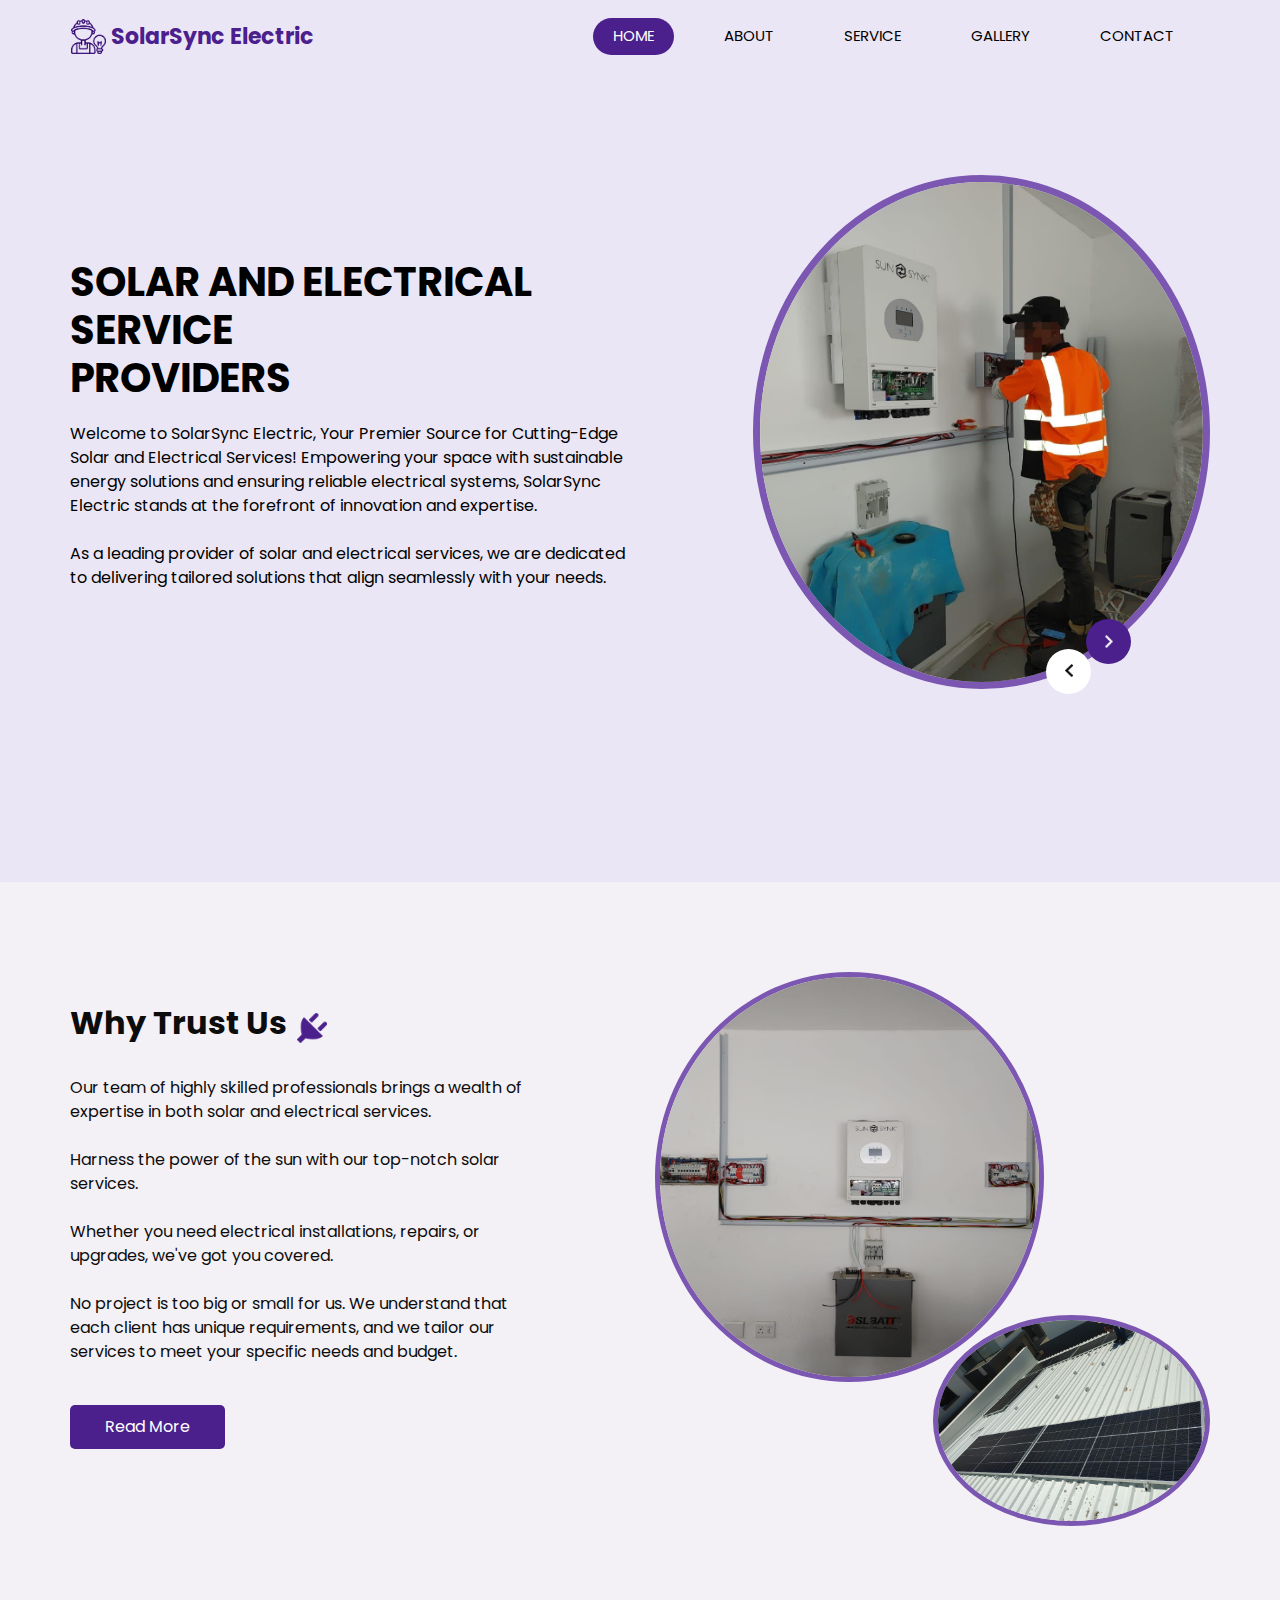
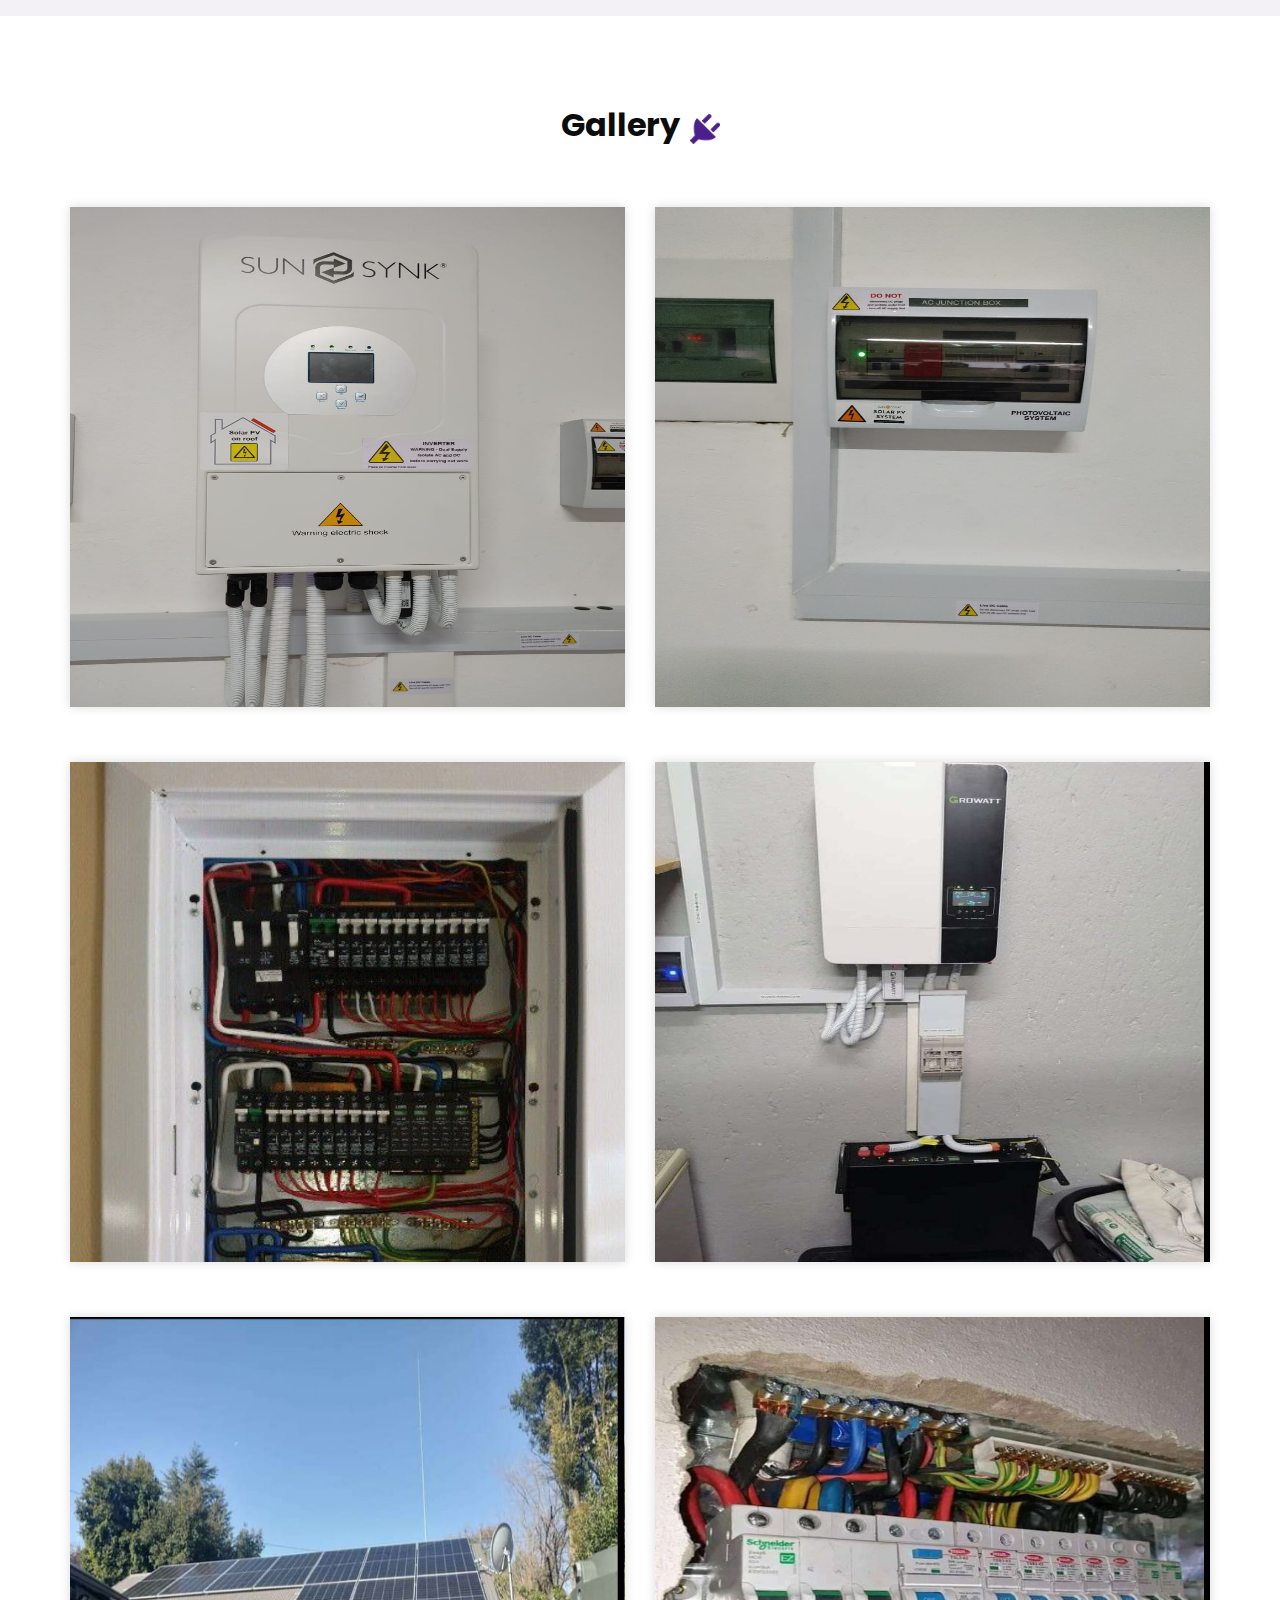
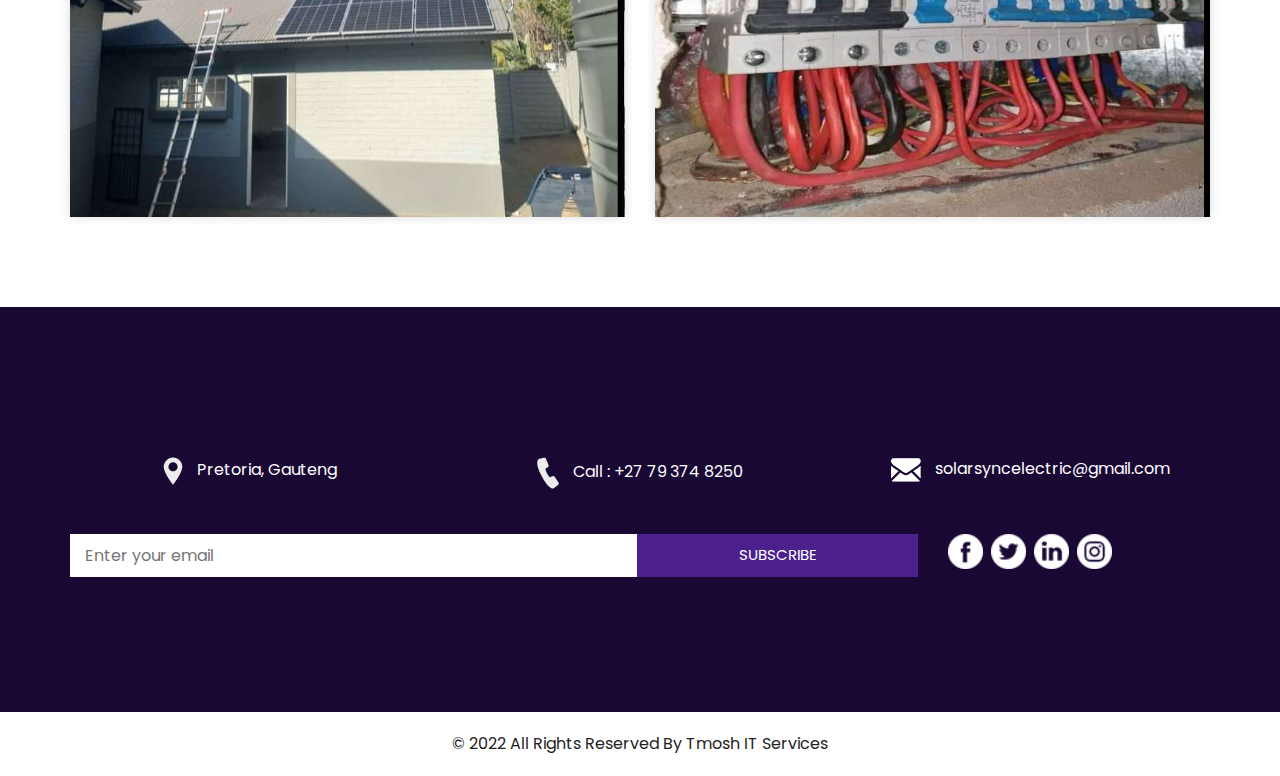
<file: index.html>
<!DOCTYPE html>
<html>

<head>
  <!-- Basic -->
  <meta charset="utf-8" />
  <meta http-equiv="X-UA-Compatible" content="IE=edge" />
  <!-- Mobile Metas -->
  <meta name="viewport" content="width=device-width, initial-scale=1, shrink-to-fit=no" />
  <!-- Site Metas -->
  <meta name="keywords" content="" />
  <meta name="description" content="" />
  <meta name="author" content="" />

  <title>Home</title>

  <!-- slider stylesheet -->
  <link rel="stylesheet" type="text/css" href="https://cdnjs.cloudflare.com/ajax/libs/OwlCarousel2/2.1.3/assets/owl.carousel.min.css" />

  <!-- bootstrap core css -->
  <link rel="stylesheet" type="text/css" href="css/bootstrap.css" />

  <!-- fonts style -->
  <link href="https://fonts.googleapis.com/css?family=Poppins:400,600,700&display=swap" rel="stylesheet">
  <!-- Custom styles for this template -->
  <link href="css/style.css" rel="stylesheet" />
  <!-- responsive style -->
  <link href="css/responsive.css" rel="stylesheet" />
  <link rel="icon" href="images/logo.png" type="image/png">
</head>

<body>

  <div class="hero_area">
    <!-- header section strats -->
    <header class="header_section">
      <div class="container">
        <nav class="navbar navbar-expand-lg custom_nav-container ">
          <a class="navbar-brand" href="index.html">
            <img src="images/logo.png" alt="">
            <span>
              SolarSync Electric
            </span>
          </a>
          <button class="navbar-toggler" type="button" data-toggle="collapse" data-target="#navbarSupportedContent" aria-controls="navbarSupportedContent" aria-expanded="false" aria-label="Toggle navigation">
            <span class="s-1"> </span>
            <span class="s-2"> </span>
            <span class="s-3"> </span>
          </button>

          <div class="collapse navbar-collapse" id="navbarSupportedContent">
            <div class="d-flex ml-auto flex-column flex-lg-row align-items-center">
              <ul class="navbar-nav  ">
                <li class="nav-item active">
                  <a class="nav-link" href="index.html">Home <span class="sr-only">(current)</span></a>
                </li>
                <li class="nav-item">
                  <a class="nav-link" href="about.html"> About</a>
                </li>
                <li class="nav-item">
                  <a class="nav-link" href="service.html"> Service </a>
                </li>
                <li class="nav-item">
                  <a class="nav-link" href="blog.html"> Gallery </a>
                </li>
                <li class="nav-item">
                  <a class="nav-link" href="contact.html">Contact </a>
                </li>
              </ul>
            </div>
          </div>
        </nav>
      </div>
    </header>
    <!-- end header section -->
    <!-- slider section -->
    <section class=" slider_section ">
      <div class="container">
        <div class="row">
          <div class="col-md-6 ">
            <div class="detail_box">
              <h1>
                Solar and Electrical <br>
                Service <br>
                Providers
              </h1>
              <p>
                Welcome to SolarSync Electric, Your Premier Source for Cutting-Edge Solar and Electrical Services!
                Empowering your space with sustainable energy solutions and ensuring reliable electrical systems, 
                SolarSync Electric stands at the forefront of innovation and expertise. 
                <br><br>As a leading provider of solar and electrical services, we are dedicated to delivering 
                tailored solutions that align seamlessly with your needs.
              </p>
            </div>
          </div>
          <div class="col-lg-5 col-md-6 offset-lg-1">
            <div class="img_content">
              <div class="img_container">
                <div id="carouselExampleControls" class="carousel slide" data-ride="carousel">
                  <div class="carousel-inner">
                    <div class="carousel-item active">
                      <div class="img-box">
                        <img height="500" src="images/worker.jpeg" alt="">
                      </div>
                    </div>
                    <div class="carousel-item">
                      <div class="img-box">
                        <img height="500" src="images/solardbs.jpeg" alt="">
                      </div>
                    </div>
                    <div class="carousel-item">
                      <div class="img-box">
                        <img height="500" src="images/solarpanelss.jpeg" alt="">
                      </div>
                    </div>
                    <div class="carousel-item">
                      <div class="img-box">
                        <img height="500" src="images/multimeter.jpeg" alt="">
                      </div>
                    </div>
                    <div class="carousel-item">
                      <div class="img-box">
                        <img height="500" src="images/greenb3.jpeg" alt="">
                      </div>
                    </div>
                  </div>
                </div>
              </div>
              <a class="carousel-control-prev" href="#carouselExampleControls" role="button" data-slide="prev">
                <span class="sr-only">Previous</span>
              </a>
              <a class="carousel-control-next" href="#carouselExampleControls" role="button" data-slide="next">
                <span class="sr-only">Next</span>
              </a>
            </div>

          </div>
        </div>
      </div>
    </section>
    <!-- end slider section -->
  </div>




  <!-- about section -->
  <section class="about_section layout_padding">
    <div class="container">
      <div class="row">
        <div class="col-md-6">
          <div class="detail-box">
            <div class="heading_container">
              <h2>
                Why Trust Us
              </h2>
              <img src="images/plug.png" alt="">
            </div>
            <p>
              Our team of highly skilled professionals brings a wealth of 
              expertise in both solar and electrical services. 
               <br><br>
               Harness the power of the sun with our top-notch solar services. 
               <br><br>
               Whether you need electrical installations, repairs, or upgrades, we've got you covered. 
               
               <br><br>
               No project is too big or small for us. We understand that each client has unique 
               requirements, and we tailor our services to meet your specific needs and budget.
              
            </p>
            <a href="/about.html">
              Read More
            </a>
          </div>
        </div>
        <div class="col-md-6">
          <div class="img_container">
            <div class="img-box b1">
              <img height="400" src="images/solar.jpeg" alt="" />
            </div>
            <div class="img-box b2">
              <img src="images/solarpanels.jpeg" alt="" />
            </div>
          </div>

        </div>

      </div>
    </div>
  </section>

  <!-- end about section -->

  <!-- gallery section -->

  <section class="blog_section layout_padding">
    <div class="container">
      <div class="heading_container">
        <h2>
          Gallery
        </h2>
        <img src="images/plug.png" alt="">
      </div>
      <div class="row">
        <div class="col-md-6">
          <div class="box">
            <div class="img-box">
              <img src="images/solarinveter.jpeg" alt="">
            </div>
          </div>
        </div>
        <div class="col-md-6">
          <div class="box">
            <div class="img-box">
              <img src="images/solardbs.jpeg" alt="">
            </div>
          </div>
        </div>
        <div class="col-md-6">
          <div class="box">
            <div class="img-box">
              <img src="images/gallery3.jpeg" alt="">
            </div>
          </div>
        </div>
        <div class="col-md-6">
          <div class="box">
            <div class="img-box">
              <img src="images/gallery.jpeg" alt="">
            </div>
          </div>
        </div>
        <div class="col-md-6">
          <div class="box">
            <div class="img-box">
              <img src="images/gallery7.jpeg" alt="">
            </div>
          </div>
        </div>
        <div class="col-md-6">
          <div class="box">
            <div class="img-box">
              <img src="images/gallery2.jpeg" alt="">
            </div>
          </div>
        </div>
        
      </div>
    </div>
  </section>

  <!-- end gallery section -->

  <!-- info section -->

  <section class="info_section layout_padding">
    <div class="container">
      <div class="info_contact">
        <div class="row">
          <div class="col-md-4">
            <a href="">
              <img src="images/location-white.png" alt="">
              <span>
                Pretoria, Gauteng
              </span>
            </a>
          </div>
          <div class="col-md-4">
            <a href="">
              <img src="images/telephone-white.png" alt="">
              <span>
                Call : +27 79 374 8250
              </span>
            </a>
          </div>
          <div class="col-md-4">
            <a href="">
              <img src="images/envelope-white.png" alt="">
              <span>
                solarsyncelectric@gmail.com
              </span>
            </a>
          </div>
        </div>
      </div>
      <div class="row">
        <div class="col-md-8 col-lg-9">
          <div class="info_form">
            <form action="">
              <input type="text" placeholder="Enter your email">
              <button>
                subscribe
              </button>
            </form>
          </div>
        </div>
        <div class="col-md-4 col-lg-3">
          <div class="info_social">
            <div>
              <a href="">
                <img src="images/fb.png" alt="">
              </a>
            </div>
            <div>
              <a href="">
                <img src="images/twitter.png" alt="">
              </a>
            </div>
            <div>
              <a href="">
                <img src="images/linkedin.png" alt="">
              </a>
            </div>
            <div>
              <a href="">
                <img src="images/instagram.png" alt="">
              </a>
            </div>
          </div>
        </div>
      </div>

    </div>
  </section>

  <!-- end info section -->

  <!-- footer section -->
  <footer class="container-fluid footer_section">
    <div class="container">
      <div class="row">
        <div class="col-lg-7 col-md-9 mx-auto">
          <p>
            &copy; 2022 All Rights Reserved By
            <a href="https://tshepomoshole.co.za/">Tmosh IT Services</a>
          </p>
        </div>
      </div>
    </div>
  </footer>
  <!-- footer section -->


  <script src="js/jquery-3.4.1.min.js"></script>
  <script src="js/bootstrap.js"></script>

</body>

</html>
</file>
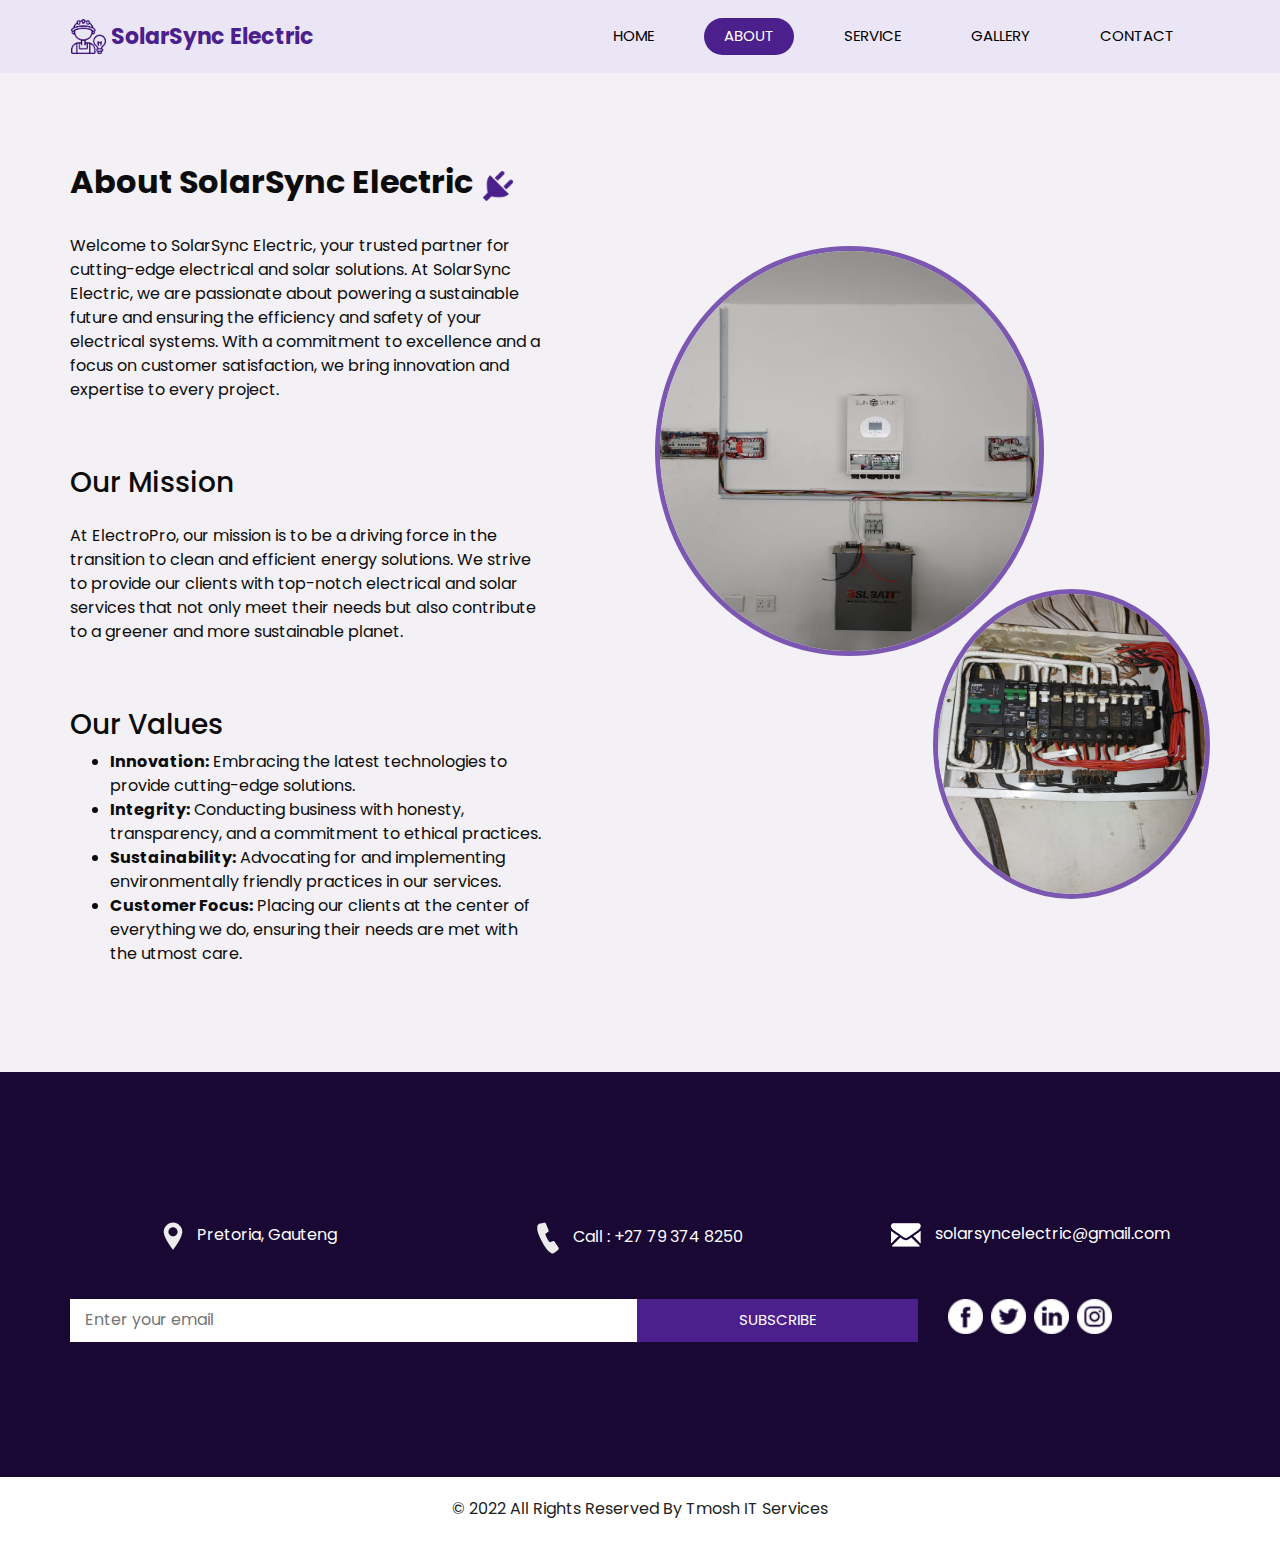
<file: about.html>
<!DOCTYPE html>
<html>

<head>
  <!-- Basic -->
  <meta charset="utf-8" />
  <meta http-equiv="X-UA-Compatible" content="IE=edge" />
  <!-- Mobile Metas -->
  <meta name="viewport" content="width=device-width, initial-scale=1, shrink-to-fit=no" />
  <!-- Site Metas -->
  <meta name="keywords" content="" />
  <meta name="description" content="" />
  <meta name="author" content="" />

  <title>About Us</title>

  <!-- slider stylesheet -->
  <link rel="stylesheet" type="text/css" href="https://cdnjs.cloudflare.com/ajax/libs/OwlCarousel2/2.1.3/assets/owl.carousel.min.css" />

  <!-- bootstrap core css -->
  <link rel="stylesheet" type="text/css" href="css/bootstrap.css" />

  <!-- fonts style -->
  <link href="https://fonts.googleapis.com/css?family=Poppins:400,600,700&display=swap" rel="stylesheet">
  <!-- Custom styles for this template -->
  <link href="css/style.css" rel="stylesheet" />
  <!-- responsive style -->
  <link href="css/responsive.css" rel="stylesheet" />
  <link rel="icon" href="images/logo.png" type="image/png">
</head>

<body class="sub_page">

  <div class="hero_area">
    <!-- header section strats -->
    <header class="header_section">
      <div class="container">
        <nav class="navbar navbar-expand-lg custom_nav-container ">
          <a class="navbar-brand" href="index.html">
            <img src="images/logo.png" alt="">
            <span>
              SolarSync Electric
            </span>
          </a>
          <button class="navbar-toggler" type="button" data-toggle="collapse" data-target="#navbarSupportedContent" aria-controls="navbarSupportedContent" aria-expanded="false" aria-label="Toggle navigation">
            <span class="s-1"> </span>
            <span class="s-2"> </span>
            <span class="s-3"> </span>
          </button>

          <div class="collapse navbar-collapse" id="navbarSupportedContent">
            <div class="d-flex ml-auto flex-column flex-lg-row align-items-center">
              <ul class="navbar-nav  ">
                <li class="nav-item ">
                  <a class="nav-link" href="index.html">Home <span class="sr-only">(current)</span></a>
                </li>
                <li class="nav-item active">
                  <a class="nav-link" href="about.html"> About</a>
                </li>
                <li class="nav-item">
                  <a class="nav-link" href="service.html"> Service </a>
                </li>
                <li class="nav-item">
                  <a class="nav-link" href="blog.html"> Gallery </a>
                </li>
                <li class="nav-item">
                  <a class="nav-link" href="contact.html">Contact </a>
                </li>
              </ul>
            </div>
          </div>
        </nav>
      </div>
    </header>
    <!-- end header section -->
  </div>



  <!-- about section -->
  <section class="about_section layout_padding">
    <div class="container">
      <div class="row">
        <div class="col-md-6">
          <div class="detail-box">
            <div class="heading_container">
              <h2>
                About SolarSync Electric
              </h2>
              <img src="images/plug.png" alt="">
            </div>
            <p>Welcome to SolarSync Electric, your trusted partner for cutting-edge electrical 
              and solar solutions. At SolarSync Electric, we are passionate about powering 
              a sustainable future and ensuring the efficiency and safety of your electrical 
              systems. With a commitment to excellence and a focus on customer satisfaction, 
              we bring innovation and expertise to every project.
            </p>
            <br><br>
            <h3>Our Mission</h3>
            <p>
              At ElectroPro, our mission is to be a driving force in the transition to clean and 
              efficient energy solutions. We strive to provide our clients with top-notch electrical 
              and solar services that not only meet their needs but also contribute to a greener 
              and more sustainable planet.
            </p>
            <br><br>
            <h3>Our Values</h3>
            <ul>
              <li><b>Innovation:</b> Embracing the latest technologies to provide cutting-edge solutions.</li>
              <li><b>Integrity:</b> Conducting business with honesty, transparency, and a commitment to ethical practices.</li>
              <li><b>Sustainability:</b> Advocating for and implementing environmentally friendly practices in our services.</li>
              <li><b>Customer Focus:</b> Placing our clients at the center of everything we do, ensuring their needs are met with the utmost care.</li>
            </ul>

          </div>

        </div>
        <div class="col-md-6">
          <div class="img_container">
            <div class="img-box b1">
              <img height="400" src="images/solardb.jpeg" alt="" />
            </div>
            <div class="img-box b2">
              <img height="300" src="images/electricdb.jpeg" alt="" />
            </div>
          </div>

        </div>

      </div>
    </div>
  </section>

  <!-- end about section -->

  <!-- info section -->

  <section class="info_section layout_padding">
    <div class="container">
      <div class="info_contact">
        <div class="row">
          <div class="col-md-4">
            <a href="">
              <img src="images/location-white.png" alt="">
              <span>
                Pretoria, Gauteng
              </span>
            </a>
          </div>
          <div class="col-md-4">
            <a href="">
              <img src="images/telephone-white.png" alt="">
              <span>
                Call : +27 79 374 8250
              </span>
            </a>
          </div>
          <div class="col-md-4">
            <a href="">
              <img src="images/envelope-white.png" alt="">
              <span>
                solarsyncelectric@gmail.com
              </span>
            </a>
          </div>
        </div>
      </div>
      <div class="row">
        <div class="col-md-8 col-lg-9">
          <div class="info_form">
            <form action="">
              <input type="text" placeholder="Enter your email">
              <button>
                subscribe
              </button>
            </form>
          </div>
        </div>
        <div class="col-md-4 col-lg-3">
          <div class="info_social">
            <div>
              <a href="">
                <img src="images/fb.png" alt="">
              </a>
            </div>
            <div>
              <a href="">
                <img src="images/twitter.png" alt="">
              </a>
            </div>
            <div>
              <a href="">
                <img src="images/linkedin.png" alt="">
              </a>
            </div>
            <div>
              <a href="">
                <img src="images/instagram.png" alt="">
              </a>
            </div>
          </div>
        </div>
      </div>

    </div>
  </section>

  <!-- end info section -->

  <!-- footer section -->
  <footer class="container-fluid footer_section">
    <div class="container">
      <div class="row">
        <div class="col-lg-7 col-md-9 mx-auto">
          <p>
            &copy; 2022 All Rights Reserved By
            <a href="https://tshepomoshole.co.za/">Tmosh IT Services</a>
          </p>
        </div>
      </div>
    </div>
  </footer>
  <!-- footer section -->


  <script src="js/jquery-3.4.1.min.js"></script>
  <script src="js/bootstrap.js"></script>

</body>

</html>
</file>
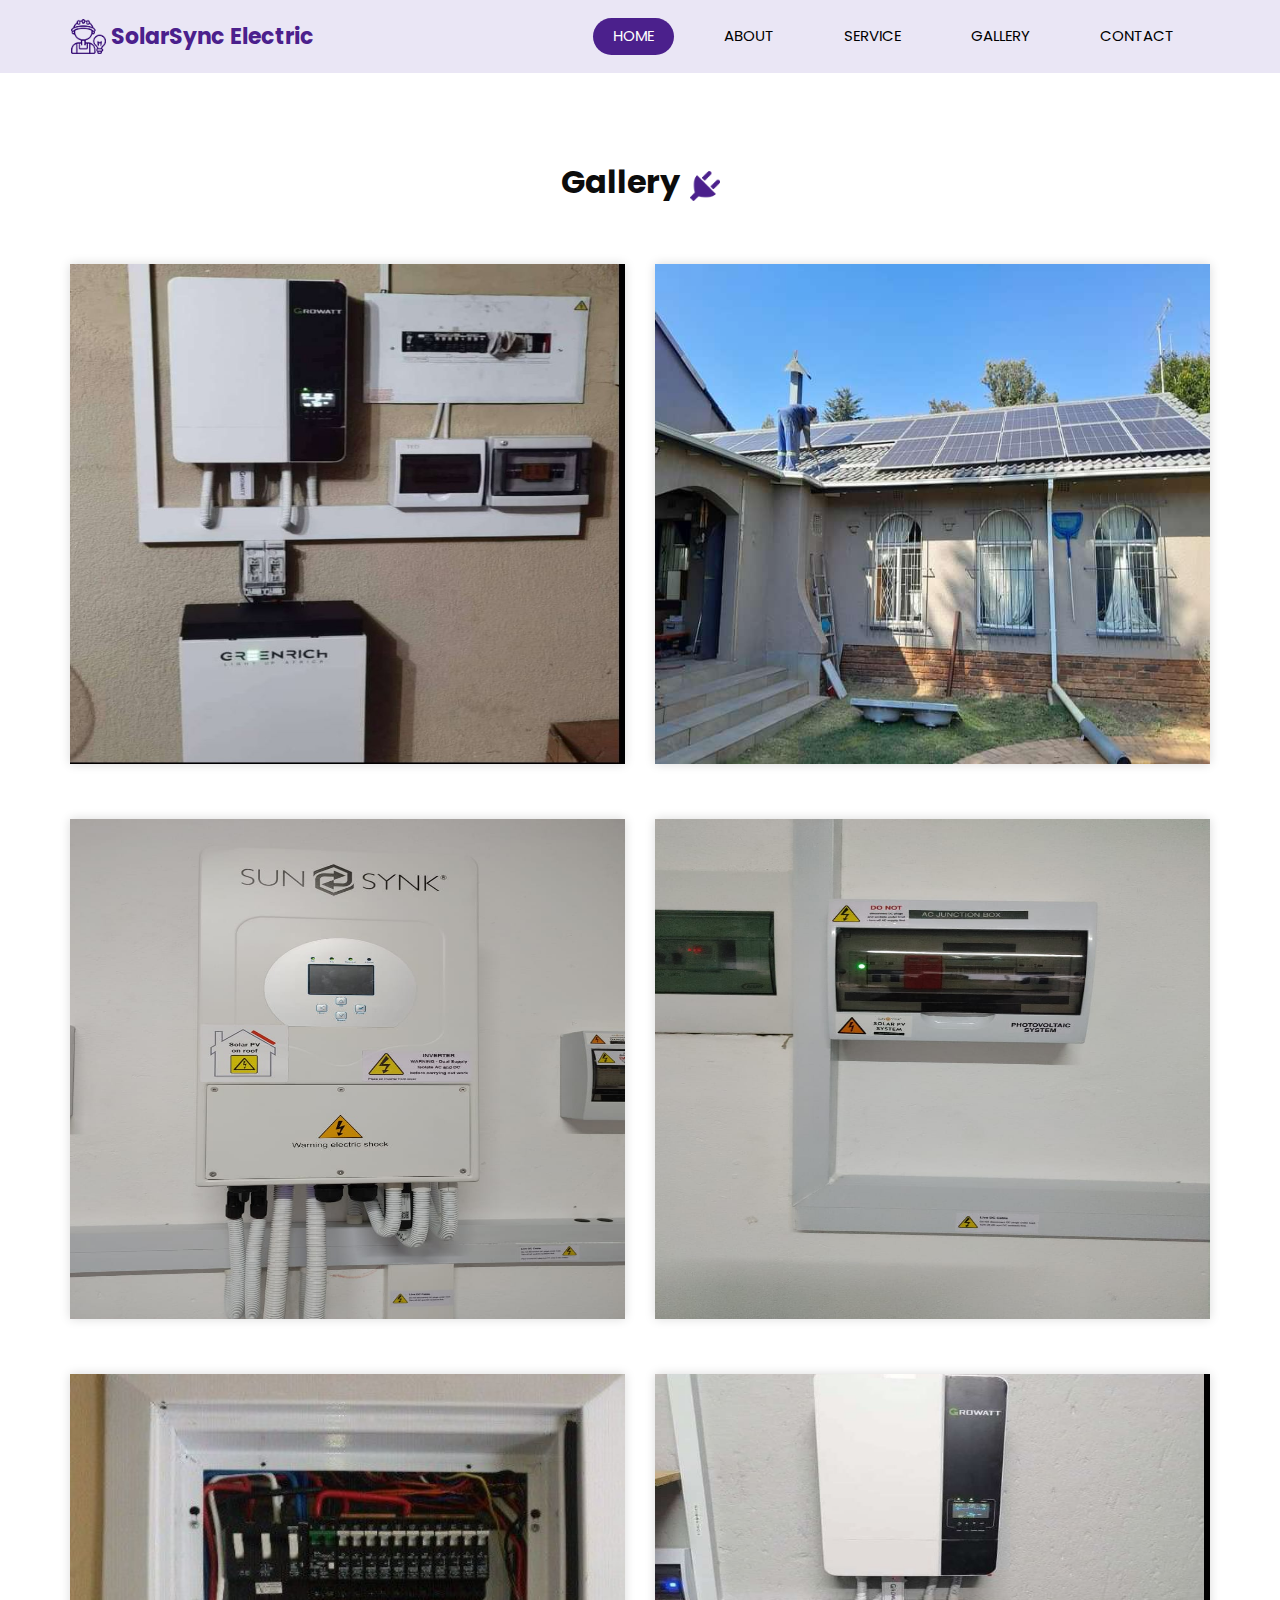
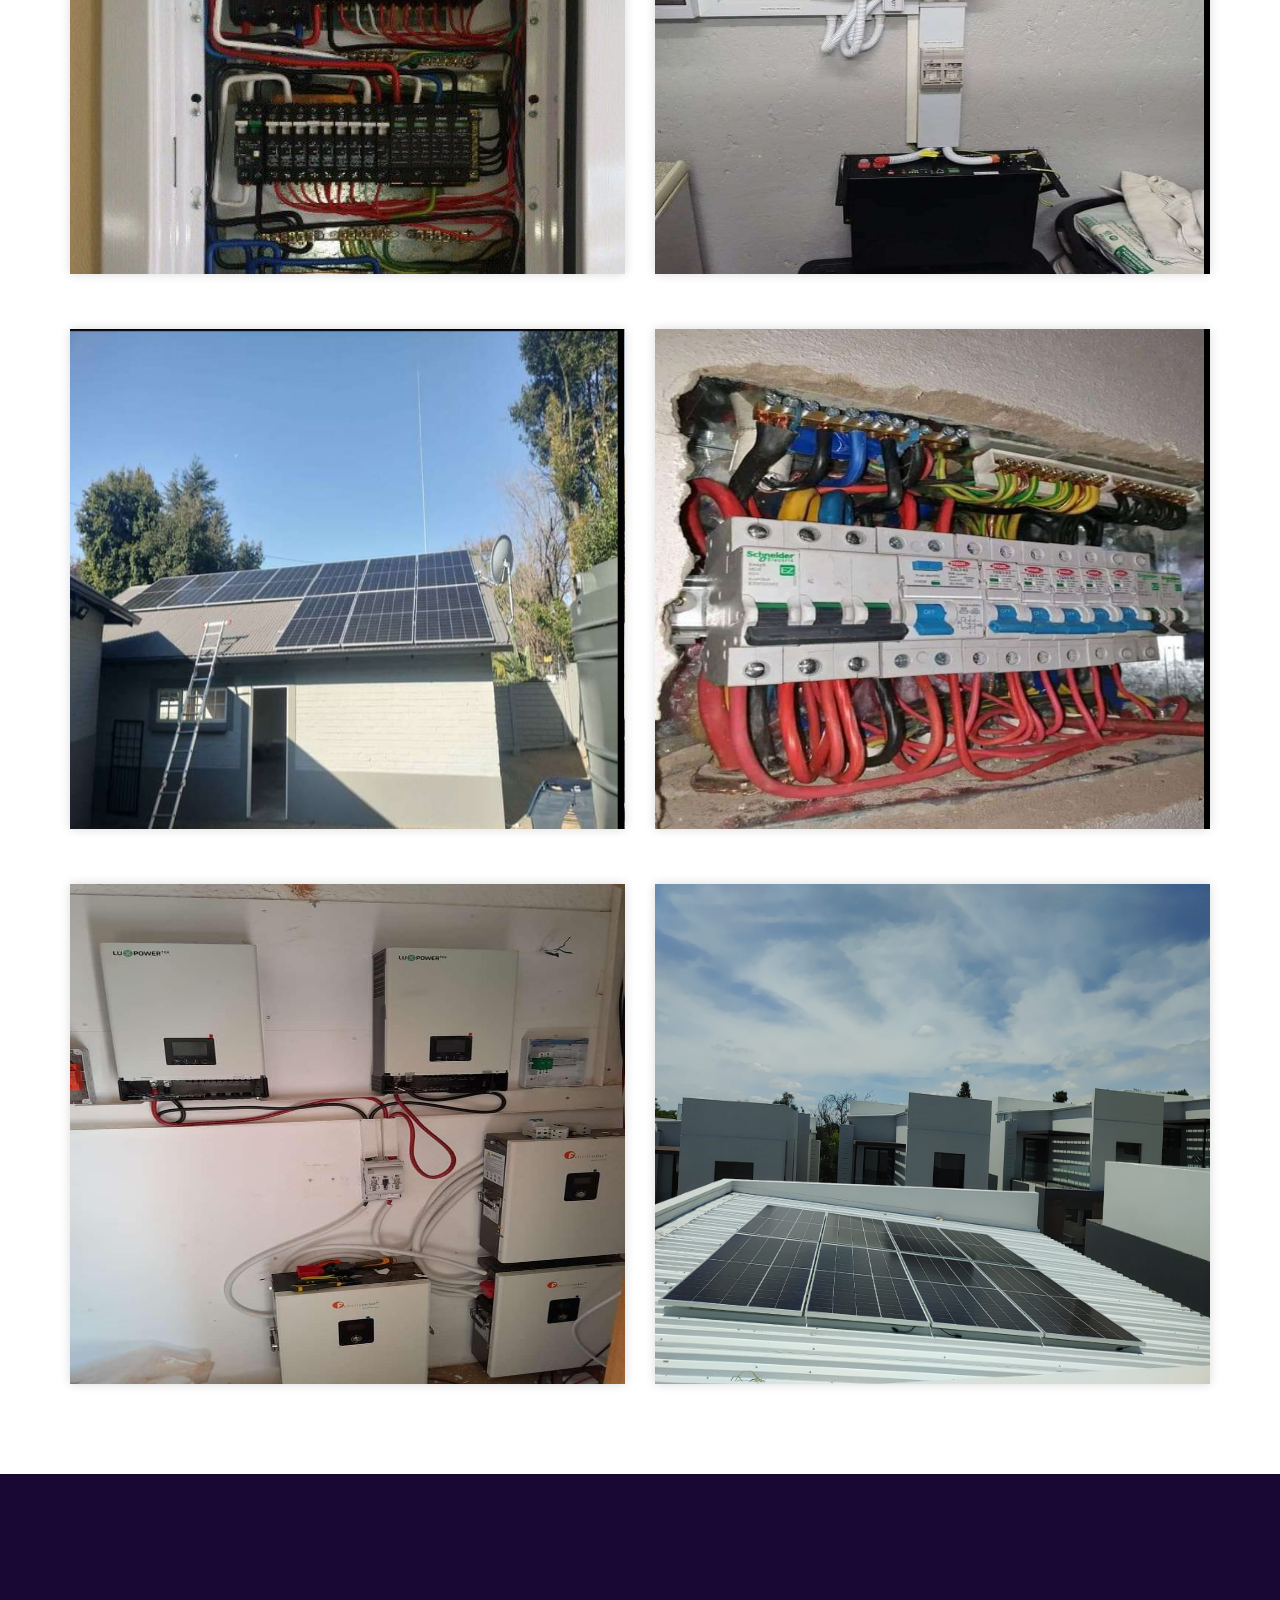
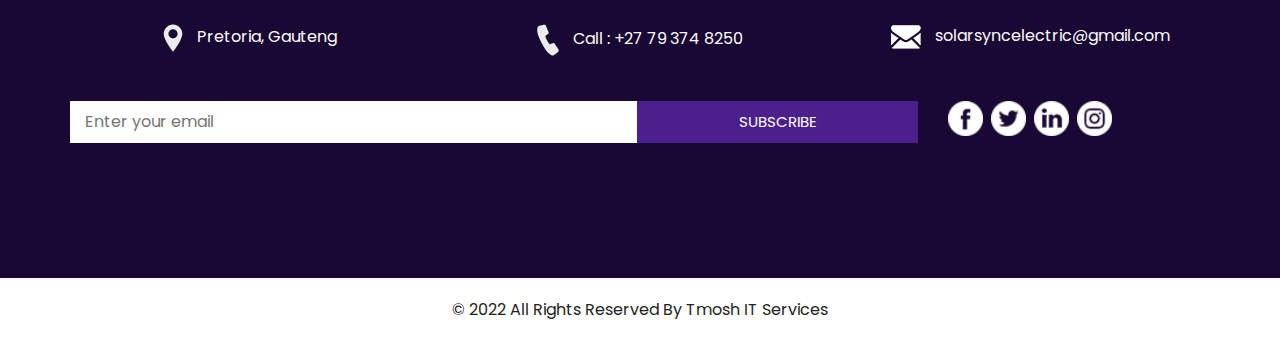
<file: blog.html>
<!DOCTYPE html>
<html>

<head>
  <!-- Basic -->
  <meta charset="utf-8" />
  <meta http-equiv="X-UA-Compatible" content="IE=edge" />
  <!-- Mobile Metas -->
  <meta name="viewport" content="width=device-width, initial-scale=1, shrink-to-fit=no" />
  <!-- Site Metas -->
  <meta name="keywords" content="" />
  <meta name="description" content="" />
  <meta name="author" content="" />

  <title>Gallery</title>

  <!-- slider stylesheet -->
  <link rel="stylesheet" type="text/css" href="https://cdnjs.cloudflare.com/ajax/libs/OwlCarousel2/2.1.3/assets/owl.carousel.min.css" />

  <!-- bootstrap core css -->
  <link rel="stylesheet" type="text/css" href="css/bootstrap.css" />

  <!-- fonts style -->
  <link href="https://fonts.googleapis.com/css?family=Poppins:400,600,700&display=swap" rel="stylesheet">
  <!-- Custom styles for this template -->
  <link href="css/style.css" rel="stylesheet" />
  <!-- responsive style -->
  <link href="css/responsive.css" rel="stylesheet" />
  <link rel="icon" href="images/logo.png" type="image/png">
</head>

<body class="sub_page">

  <div class="hero_area">
    <!-- header section strats -->
    <header class="header_section">
      <div class="container">
        <nav class="navbar navbar-expand-lg custom_nav-container ">
          <a class="navbar-brand" href="index.html">
            <img src="images/logo.png" alt="">
            <span>
              SolarSync Electric
            </span>
          </a>
          <button class="navbar-toggler" type="button" data-toggle="collapse" data-target="#navbarSupportedContent" aria-controls="navbarSupportedContent" aria-expanded="false" aria-label="Toggle navigation">
            <span class="s-1"> </span>
            <span class="s-2"> </span>
            <span class="s-3"> </span>
          </button>

          <div class="collapse navbar-collapse" id="navbarSupportedContent">
            <div class="d-flex ml-auto flex-column flex-lg-row align-items-center">
              <ul class="navbar-nav  ">
                <li class="nav-item active">
                  <a class="nav-link" href="index.html">Home <span class="sr-only">(current)</span></a>
                </li>
                <li class="nav-item">
                  <a class="nav-link" href="about.html"> About</a>
                </li>
                <li class="nav-item">
                  <a class="nav-link" href="service.html"> Service </a>
                </li>
                <li class="nav-item">
                  <a class="nav-link" href="blog.html"> Gallery </a>
                </li>
                <li class="nav-item">
                  <a class="nav-link" href="contact.html">Contact </a>
                </li>
              </ul>
            </div>
          </div>
        </nav>
      </div>
    </header>
    <!-- end header section -->
  </div>




  <!-- blog section -->

  <section class="blog_section layout_padding">
    <div class="container">
      <div class="heading_container">
        <h2>
          Gallery
        </h2>
        <img src="images/plug.png" alt="">
      </div>
      <div class="row">
        <div class="col-md-6">
          <div class="box">
            <div class="img-box">
              <img src="images/gallery8.jpeg" alt="">
            </div>
        
          </div>
        </div>
        <div class="col-md-6">
          <div class="box">
            <div class="img-box">
              <img src="images/gallery6.jpeg" alt="">
            </div>
          
          </div>
        </div>
        <div class="col-md-6">
          <div class="box">
            <div class="img-box">
              <img src="images/solarinveter.jpeg" alt="">
            </div>
          </div>
        </div>
        <div class="col-md-6">
          <div class="box">
            <div class="img-box">
              <img src="images/solardbs.jpeg" alt="">
            </div>
          </div>
        </div>
        <div class="col-md-6">
          <div class="box">
            <div class="img-box">
              <img src="images/gallery3.jpeg" alt="">
            </div>
          </div>
        </div>
        <div class="col-md-6">
          <div class="box">
            <div class="img-box">
              <img src="images/gallery.jpeg" alt="">
            </div>
          </div>
        </div>
        <div class="col-md-6">
          <div class="box">
            <div class="img-box">
              <img src="images/gallery7.jpeg" alt="">
            </div>
          </div>
        </div>
        <div class="col-md-6">
          <div class="box">
            <div class="img-box">
              <img src="images/gallery2.jpeg" alt="">
            </div>
          </div>
        </div>
        <div class="col-md-6">
          <div class="box">
            <div class="img-box">
              <img src="images/gallery4.jpeg" alt="">
            </div>
          </div>
        </div>
        <div class="col-md-6">
          <div class="box">
            <div class="img-box">
              <img src="images/solarpanelss.jpeg" alt="">
            </div>
          </div>
        </div>
      </div>
    </div>
  </section>

  <!-- end blog section -->






  <!-- info section -->

  <section class="info_section layout_padding">
    <div class="container">
      <div class="info_contact">
        <div class="row">
          <div class="col-md-4">
            <a href="">
              <img src="images/location-white.png" alt="">
              <span>
                Pretoria, Gauteng
              </span>
            </a>
          </div>
          <div class="col-md-4">
            <a href="">
              <img src="images/telephone-white.png" alt="">
              <span>
                Call : +27 79 374 8250
              </span>
            </a>
          </div>
          <div class="col-md-4">
            <a href="">
              <img src="images/envelope-white.png" alt="">
              <span>
                solarsyncelectric@gmail.com
              </span>
            </a>
          </div>
        </div>
      </div>
      <div class="row">
        <div class="col-md-8 col-lg-9">
          <div class="info_form">
            <form action="">
              <input type="text" placeholder="Enter your email">
              <button>
                subscribe
              </button>
            </form>
          </div>
        </div>
        <div class="col-md-4 col-lg-3">
          <div class="info_social">
            <div>
              <a href="">
                <img src="images/fb.png" alt="">
              </a>
            </div>
            <div>
              <a href="">
                <img src="images/twitter.png" alt="">
              </a>
            </div>
            <div>
              <a href="">
                <img src="images/linkedin.png" alt="">
              </a>
            </div>
            <div>
              <a href="">
                <img src="images/instagram.png" alt="">
              </a>
            </div>
          </div>
        </div>
      </div>

    </div>
  </section>

  <!-- end info section -->

  <!-- footer section -->
  <footer class="container-fluid footer_section">
    <div class="container">
      <div class="row">
        <div class="col-lg-7 col-md-9 mx-auto">
          <p>
            &copy; 2022 All Rights Reserved By
            <a href="https://tshepomoshole.co.za/">Tmosh IT Services</a>
          </p>
        </div>
      </div>
    </div>
  </footer>
  <!-- footer section -->



  <script src="js/jquery-3.4.1.min.js"></script>
  <script src="js/bootstrap.js"></script>

</body>

</html>
</file>
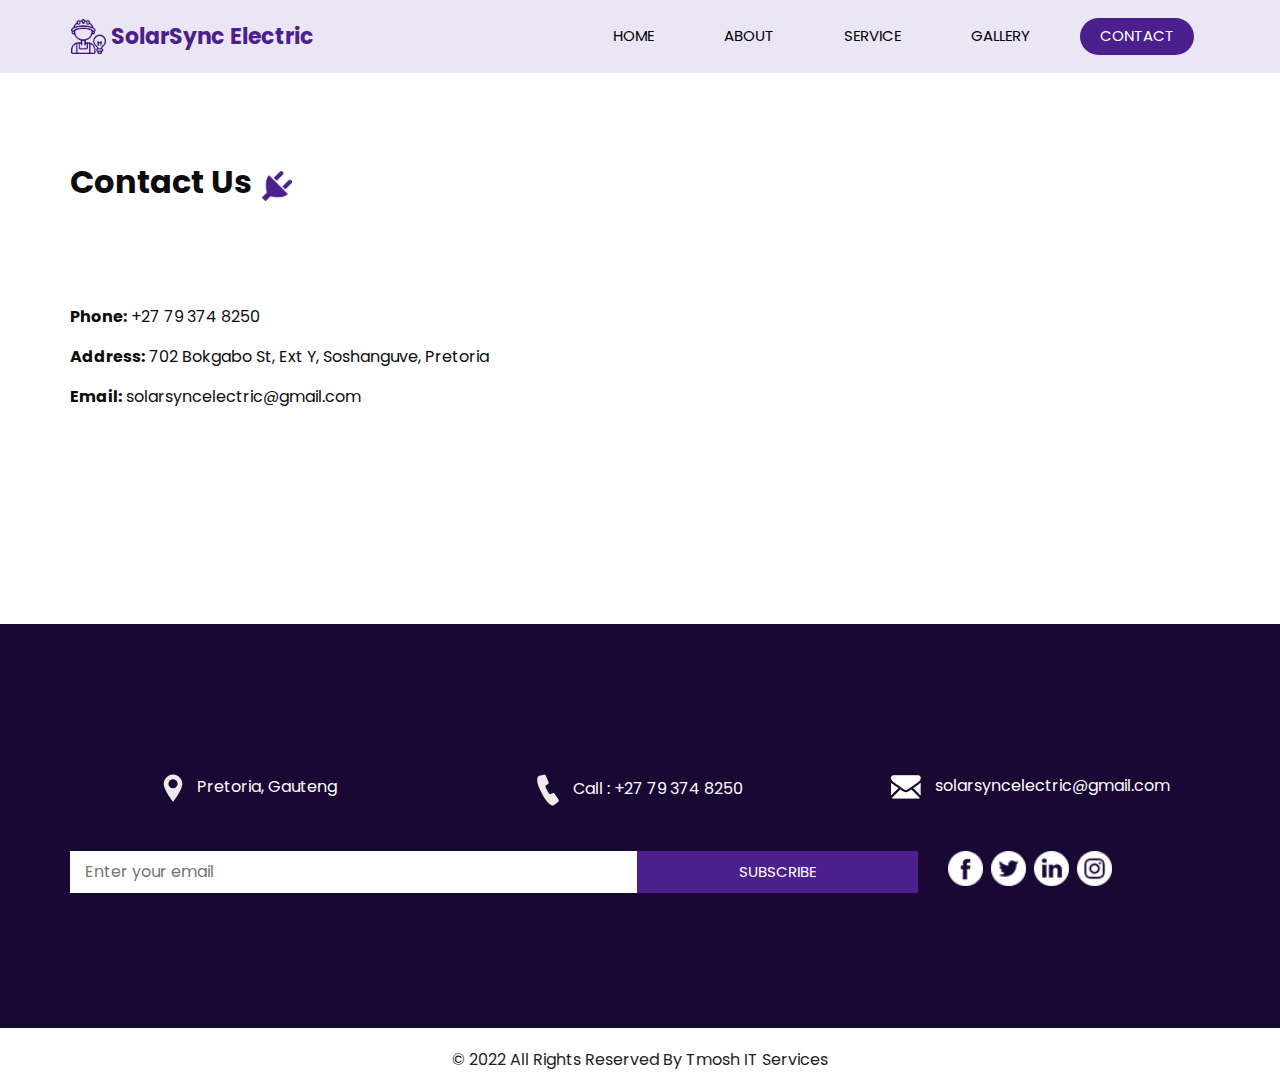
<file: contact.html>
<!DOCTYPE html>
<html>

<head>
  <!-- Basic -->
  <meta charset="utf-8" />
  <meta http-equiv="X-UA-Compatible" content="IE=edge" />
  <!-- Mobile Metas -->
  <meta name="viewport" content="width=device-width, initial-scale=1, shrink-to-fit=no" />
  <!-- Site Metas -->
  <meta name="keywords" content="" />
  <meta name="description" content="" />
  <meta name="author" content="" />

  <title>Contact Us</title>

  <!-- slider stylesheet -->
  <link rel="stylesheet" type="text/css" href="https://cdnjs.cloudflare.com/ajax/libs/OwlCarousel2/2.1.3/assets/owl.carousel.min.css" />

  <!-- bootstrap core css -->
  <link rel="stylesheet" type="text/css" href="css/bootstrap.css" />

  <!-- fonts style -->
  <link href="https://fonts.googleapis.com/css?family=Poppins:400,600,700&display=swap" rel="stylesheet">
  <!-- Custom styles for this template -->
  <link href="css/style.css" rel="stylesheet" />
  <!-- responsive style -->
  <link href="css/responsive.css" rel="stylesheet" />
  <link rel="icon" href="images/logo.png" type="image/png">
</head>

<body class="sub_page">

  <div class="hero_area">
    <!-- header section strats -->
    <header class="header_section">
      <div class="container">
        <nav class="navbar navbar-expand-lg custom_nav-container ">
          <a class="navbar-brand" href="index.html">
            <img src="images/logo.png" alt="">
            <span>
              SolarSync Electric
            </span>
          </a>
          <button class="navbar-toggler" type="button" data-toggle="collapse" data-target="#navbarSupportedContent" aria-controls="navbarSupportedContent" aria-expanded="false" aria-label="Toggle navigation">
            <span class="s-1"> </span>
            <span class="s-2"> </span>
            <span class="s-3"> </span>
          </button>

          <div class="collapse navbar-collapse" id="navbarSupportedContent">
            <div class="d-flex ml-auto flex-column flex-lg-row align-items-center">
              <ul class="navbar-nav  ">
                <li class="nav-item ">
                  <a class="nav-link" href="index.html">Home <span class="sr-only">(current)</span></a>
                </li>
                <li class="nav-item">
                  <a class="nav-link" href="about.html"> About</a>
                </li>
                <li class="nav-item">
                  <a class="nav-link" href="service.html"> Service </a>
                </li>
                <li class="nav-item">
                  <a class="nav-link" href="blog.html"> Gallery </a>
                </li>
                <li class="nav-item active">
                  <a class="nav-link" href="contact.html">Contact </a>
                </li>
              </ul>
            </div>
          </div>
        </nav>
      </div>
    </header>
    <!-- end header section -->
  </div>


  <!-- contact section -->

  <section class="contact_section layout_padding">
    <div class="container ">
      <div class="heading_container">
        <h2>
          Contact Us
        </h2>
        <img src="images/plug.png" alt="">
      </div>
    </div>
    <div class="container">
      <div class="row">
        <div class="col-md-6">
          <br><br><br><br>
          <p><strong>Phone:</strong> +27 79 374 8250</p>
          <p><strong>Address:</strong> 702 Bokgabo St, Ext Y, Soshanguve, Pretoria</p>
          <p><strong>Email:</strong> solarsyncelectric@gmail.com</p>
        </div>
        <div class="col-md-6">
          <div class="map_container">
            <div class="map-responsive">
              <iframe src="https://www.google.com/maps/embed?pb=!1m18!1m12!1m3!1d3601.5649433483563!2d28.13246317448284!3d-25.486198777526056!2m3!1f0!2f0!3f0!3m2!1i1024!2i768!4f13.1!3m3!1m2!1s0x1ebfc5dffcd11aab%3A0x8ae1f67d2499559f!2sBokgabo%20St%2C%20Soshanguve%20-%20Y%2C%20Soshanguve%2C%200164!5e0!3m2!1sen!2sza!4v1702887799258!5m2!1sen!2sza" width="600" height="300" frameborder="0" style="border:0; width: 100%; height:100%" allowfullscreen></iframe>
            </div>
          </div>
        </div>
      </div>
    </div>
  </section>
  

  <!-- end contact section -->


<!-- info section -->

<section class="info_section layout_padding">
  <div class="container">
    <div class="info_contact">
      <div class="row">
        <div class="col-md-4">
          <a href="">
            <img src="images/location-white.png" alt="">
            <span>
              Pretoria, Gauteng
            </span>
          </a>
        </div>
        <div class="col-md-4">
          <a href="">
            <img src="images/telephone-white.png" alt="">
            <span>
              Call : +27 79 374 8250
            </span>
          </a>
        </div>
        <div class="col-md-4">
          <a href="">
            <img src="images/envelope-white.png" alt="">
            <span>
              solarsyncelectric@gmail.com
            </span>
          </a>
        </div>
      </div>
    </div>
    <div class="row">
      <div class="col-md-8 col-lg-9">
        <div class="info_form">
          <form action="">
            <input type="text" placeholder="Enter your email">
            <button>
              subscribe
            </button>
          </form>
        </div>
      </div>
      <div class="col-md-4 col-lg-3">
        <div class="info_social">
          <div>
            <a href="">
              <img src="images/fb.png" alt="">
            </a>
          </div>
          <div>
            <a href="">
              <img src="images/twitter.png" alt="">
            </a>
          </div>
          <div>
            <a href="">
              <img src="images/linkedin.png" alt="">
            </a>
          </div>
          <div>
            <a href="">
              <img src="images/instagram.png" alt="">
            </a>
          </div>
        </div>
      </div>
    </div>

  </div>
</section>

<!-- end info section -->

<!-- footer section -->
<footer class="container-fluid footer_section">
  <div class="container">
    <div class="row">
      <div class="col-lg-7 col-md-9 mx-auto">
        <p>
          &copy; 2022 All Rights Reserved By
          <a href="https://tshepomoshole.co.za/">Tmosh IT Services</a>
        </p>
      </div>
    </div>
  </div>
</footer>
<!-- footer section -->



  <script src="js/jquery-3.4.1.min.js"></script>
  <script src="js/bootstrap.js"></script>

</body>

</html>
</file>
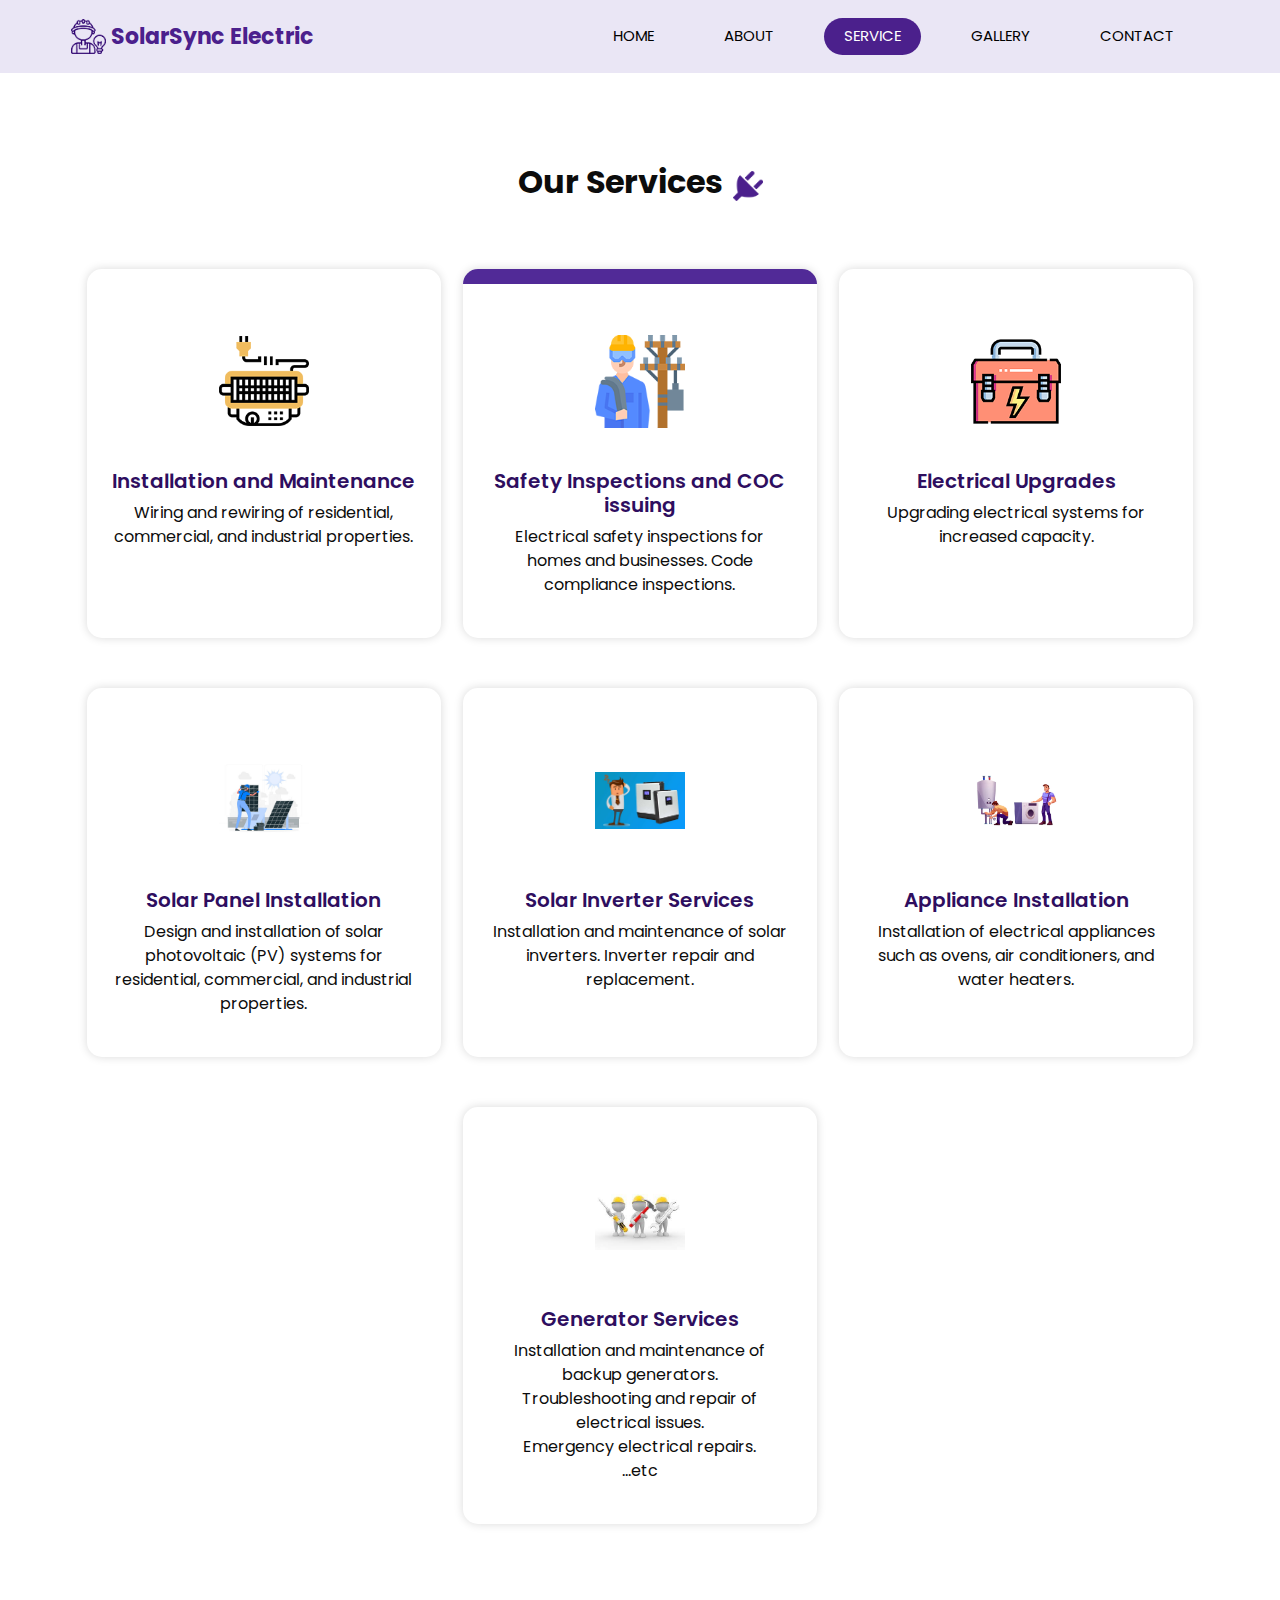
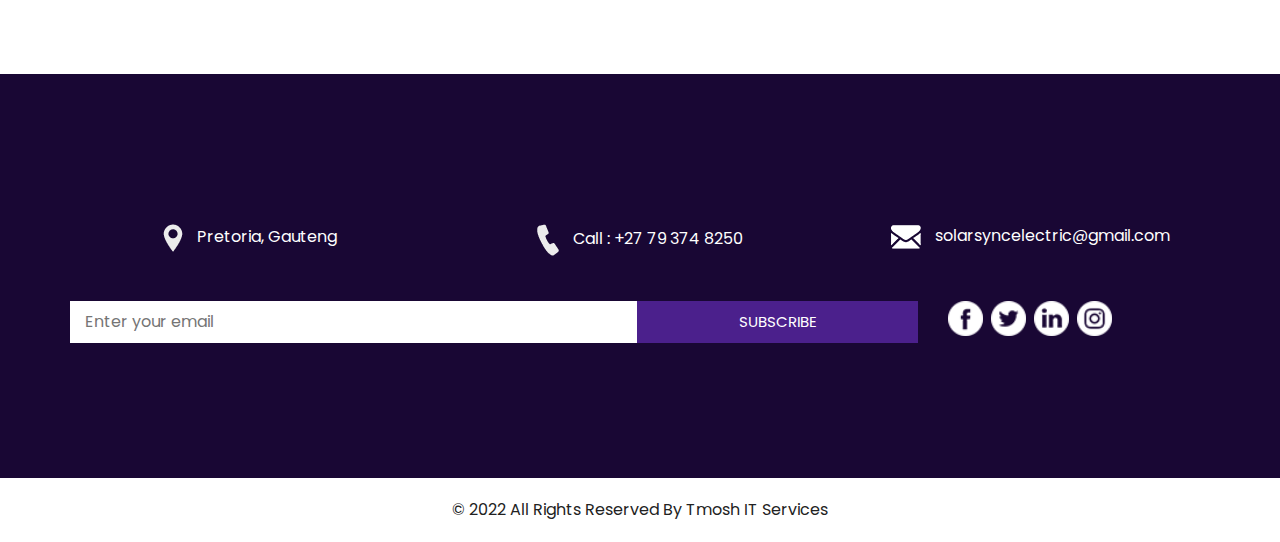
<file: service.html>
<!DOCTYPE html>
<html>

<head>
  <!-- Basic -->
  <meta charset="utf-8" />
  <meta http-equiv="X-UA-Compatible" content="IE=edge" />
  <!-- Mobile Metas -->
  <meta name="viewport" content="width=device-width, initial-scale=1, shrink-to-fit=no" />
  <!-- Site Metas -->
  <meta name="keywords" content="" />
  <meta name="description" content="" />
  <meta name="author" content="" />

  <title>Services</title>

  <!-- slider stylesheet -->
  <link rel="stylesheet" type="text/css" href="https://cdnjs.cloudflare.com/ajax/libs/OwlCarousel2/2.1.3/assets/owl.carousel.min.css" />

  <!-- bootstrap core css -->
  <link rel="stylesheet" type="text/css" href="css/bootstrap.css" />

  <!-- fonts style -->
  <link href="https://fonts.googleapis.com/css?family=Poppins:400,600,700&display=swap" rel="stylesheet">
  <!-- Custom styles for this template -->
  <link href="css/style.css" rel="stylesheet" />
  <!-- responsive style -->
  <link href="css/responsive.css" rel="stylesheet" />
  <link rel="icon" href="images/logo.png" type="image/png">
</head>

<body class="sub_page">

  <div class="hero_area">
    <!-- header section strats -->
    <header class="header_section">
      <div class="container">
        <nav class="navbar navbar-expand-lg custom_nav-container ">
          <a class="navbar-brand" href="index.html">
            <img src="images/logo.png" alt="">
            <span>
              SolarSync Electric
            </span>
          </a>
          <button class="navbar-toggler" type="button" data-toggle="collapse" data-target="#navbarSupportedContent" aria-controls="navbarSupportedContent" aria-expanded="false" aria-label="Toggle navigation">
            <span class="s-1"> </span>
            <span class="s-2"> </span>
            <span class="s-3"> </span>
          </button>

          <div class="collapse navbar-collapse" id="navbarSupportedContent">
            <div class="d-flex ml-auto flex-column flex-lg-row align-items-center">
              <ul class="navbar-nav  ">
                <li class="nav-item ">
                  <a class="nav-link" href="index.html">Home <span class="sr-only">(current)</span></a>
                </li>
                <li class="nav-item">
                  <a class="nav-link" href="about.html"> About</a>
                </li>
                <li class="nav-item active">
                  <a class="nav-link" href="service.html"> Service </a>
                </li>
                <li class="nav-item">
                  <a class="nav-link" href="blog.html"> Gallery </a>
                </li>
                <li class="nav-item">
                  <a class="nav-link" href="contact.html">Contact </a>
                </li>
              </ul>
            </div>
          </div>
        </nav>
      </div>
    </header>
    <!-- end header section -->
  </div>


  <!-- service section -->
  <section class="service_section layout_padding">
    <div class="container">
      <div class="heading_container">
        <h2>
          Our Services
        </h2>
        <img src="images/plug.png" alt="">
      </div>

      <div class="service_container">
        <div class="box">
          <div class="img-box">
            <img src="images/s1.png" class="img1" alt="">
          </div>
          <div class="detail-box">
            <h5>
              Installation and Maintenance
            </h5>
            <p>
              Wiring and rewiring of residential, commercial, and industrial properties.
            </p>
          </div>
        </div>
        <div class="box active">
          <div class="img-box">
            <img src="images/s5.png" class="img1" alt="">
          </div>
          <div class="detail-box">
            <h5>
              Safety Inspections and COC issuing
            </h5>
            <p>
              Electrical safety inspections for homes and businesses. Code compliance inspections.
            </p>
          </div>
        </div>
        <div class="box">
          <div class="img-box">
            <img src="images/s3.png" class="img1" alt="">
          </div>
          <div class="detail-box">
            <h5>
              Electrical Upgrades
            </h5>
            <p>
              Upgrading electrical systems for increased capacity.
            </p>
          </div>
        </div>
        <div class="box ">
          <div class="img-box">
            <img src="images/solar-installation.jpg" class="img1" alt="">
          </div>
          <div class="detail-box">
            <h5>
              Solar Panel Installation
            </h5>
            <p>
              Design and installation of solar photovoltaic (PV) systems for residential, commercial, and industrial properties.

            </p>
          </div>
        </div>
        <div class="box">
          <div class="img-box">
            <img src="images/Solar-Inverters.jpg" class="img1" alt="">
          </div>
          <div class="detail-box">
            <h5>
              Solar Inverter Services
            </h5>
            <p>
              Installation and maintenance of solar inverters. Inverter repair and replacement.
            </p>
          </div>
        </div>
        <div class="box">
          <div class="img-box">
            <img src="images/repairman.avif" class="img1" alt="">
          </div>
          <div class="detail-box">
            <h5>
              Appliance Installation
            </h5>
            <p>
              Installation of electrical appliances such as ovens, air conditioners, and water heaters.
            </p>
          </div>
        </div>
        <div class="box">
          <div class="img-box">
            <img src="images/electricians.jpeg" class="img1" alt="">
          </div>
          <div class="detail-box">
            <h5>
              Generator Services
            </h5>
            <p>
              Installation and maintenance of backup generators. 
              <br>Troubleshooting and repair of electrical issues. 
              <br>Emergency electrical repairs.
              <br>...etc
            </p>
          </div>
        </div>
      </div>
     
    </div>
  </section>
  <!-- end service section -->


  <!-- info section -->

  <section class="info_section layout_padding">
    <div class="container">
      <div class="info_contact">
        <div class="row">
          <div class="col-md-4">
            <a href="">
              <img src="images/location-white.png" alt="">
              <span>
                Pretoria, Gauteng
              </span>
            </a>
          </div>
          <div class="col-md-4">
            <a href="">
              <img src="images/telephone-white.png" alt="">
              <span>
                Call : +27 79 374 8250
              </span>
            </a>
          </div>
          <div class="col-md-4">
            <a href="">
              <img src="images/envelope-white.png" alt="">
              <span>
                solarsyncelectric@gmail.com
              </span>
            </a>
          </div>
        </div>
      </div>
      <div class="row">
        <div class="col-md-8 col-lg-9">
          <div class="info_form">
            <form action="">
              <input type="text" placeholder="Enter your email">
              <button>
                subscribe
              </button>
            </form>
          </div>
        </div>
        <div class="col-md-4 col-lg-3">
          <div class="info_social">
            <div>
              <a href="">
                <img src="images/fb.png" alt="">
              </a>
            </div>
            <div>
              <a href="">
                <img src="images/twitter.png" alt="">
              </a>
            </div>
            <div>
              <a href="">
                <img src="images/linkedin.png" alt="">
              </a>
            </div>
            <div>
              <a href="">
                <img src="images/instagram.png" alt="">
              </a>
            </div>
          </div>
        </div>
      </div>

    </div>
  </section>

  <!-- end info section -->

  <!-- footer section -->
  <footer class="container-fluid footer_section">
    <div class="container">
      <div class="row">
        <div class="col-lg-7 col-md-9 mx-auto">
          <p>
            &copy; 2022 All Rights Reserved By
            <a href="https://tshepomoshole.co.za/">Tmosh IT Services</a>
          </p>
        </div>
      </div>
    </div>
  </footer>
  <!-- footer section -->


  <script src="js/jquery-3.4.1.min.js"></script>
  <script src="js/bootstrap.js"></script>


</body>

</html>
</file>
<file: css/style.css>
body {
  font-family: "Poppins", sans-serif;
  color: #0c0c0c;
  background-color: #ffffff;
}

.layout_padding {
  padding-top: 90px;
  padding-bottom: 90px;
}

.layout_padding2 {
  padding-top: 45px;
  padding-bottom: 45px;
}

.layout_padding2-top {
  padding-top: 45px;
}

.layout_padding2-bottom {
  padding-bottom: 45px;
}

.layout_padding-top {
  padding-top: 90px;
}

.layout_padding-bottom {
  padding-bottom: 90px;
}

.heading_container {
  display: -webkit-box;
  display: -ms-flexbox;
  display: flex;
  -webkit-box-pack: start;
      -ms-flex-pack: start;
          justify-content: flex-start;
  -webkit-box-align: center;
      -ms-flex-align: center;
          align-items: center;
  text-align: center;
}

.heading_container h2 {
  position: relative;
  font-weight: bold;
  margin-right: 10px;
}

.heading_container img {
  width: 30px;
}

/*header section*/
.hero_area {
  height: 98vh;
  position: relative;
  display: -webkit-box;
  display: -ms-flexbox;
  display: flex;
  -webkit-box-orient: vertical;
  -webkit-box-direction: normal;
      -ms-flex-direction: column;
          flex-direction: column;
  background-color: #eae6f5;
}

.sub_page .hero_area {
  height: auto;
}

.header_section .container {
  padding: 0;
}

.header_section .nav_container {
  margin: 0 auto;
}

.custom_nav-container .navbar-nav .nav-item .nav-link {
  padding: 7px 20px;
  margin: 10px 15px;
  color: #000000;
  text-align: center;
  border-radius: 35px;
  text-transform: uppercase;
  font-size: 15px;
}

.custom_nav-container .navbar-nav .nav-item.active .nav-link, .custom_nav-container .navbar-nav .nav-item:hover .nav-link {
  background-color: #4b208c;
  color: #ffffff;
}

a,
a:hover,
a:focus {
  text-decoration: none;
}

a:hover,
a:focus {
  color: initial;
}

.btn,
.btn:focus {
  outline: none !important;
  -webkit-box-shadow: none;
          box-shadow: none;
}

.custom_nav-container .nav_search-btn {
  background-image: url(../images/search-icon.png);
  background-size: 22px;
  background-repeat: no-repeat;
  background-position-y: 7px;
  width: 35px;
  height: 35px;
  padding: 0;
  border: none;
}

.navbar-brand {
  display: -webkit-box;
  display: -ms-flexbox;
  display: flex;
  -webkit-box-align: center;
      -ms-flex-align: center;
          align-items: center;
}

.navbar-brand img {
  margin-right: 5px;
  width: 35px;
}

.navbar-brand span {
  font-size: 22px;
  font-weight: 700;
  color: #4b208c;
}

.custom_nav-container {
  z-index: 99999;
}

.navbar-expand-lg .navbar-collapse {
  -webkit-box-align: end;
      -ms-flex-align: end;
          align-items: flex-end;
}

.custom_nav-container .navbar-toggler {
  outline: none;
}

.custom_nav-container .navbar-toggler {
  padding: 0;
  width: 37px;
  height: 42px;
}

.custom_nav-container .navbar-toggler span {
  display: block;
  width: 35px;
  height: 4px;
  background-color: #190734;
  margin: 7px 0;
  -webkit-transition: all .3s;
  transition: all .3s;
}

.custom_nav-container .navbar-toggler[aria-expanded="true"] .s-1 {
  -webkit-transform: rotate(45deg);
          transform: rotate(45deg);
  margin: 0;
  margin-bottom: -4px;
}

.custom_nav-container .navbar-toggler[aria-expanded="true"] .s-2 {
  display: none;
}

.custom_nav-container .navbar-toggler[aria-expanded="true"] .s-3 {
  -webkit-transform: rotate(-45deg);
          transform: rotate(-45deg);
  margin: 0;
  margin-top: -4px;
}

.custom_nav-container .navbar-toggler[aria-expanded="false"] .s-1,
.custom_nav-container .navbar-toggler[aria-expanded="false"] .s-2,
.custom_nav-container .navbar-toggler[aria-expanded="false"] .s-3 {
  -webkit-transform: none;
          transform: none;
}

/*end header section*/
/* slider section */
.slider_section {
  -webkit-box-flex: 1;
      -ms-flex: 1;
          flex: 1;
  display: -webkit-box;
  display: -ms-flexbox;
  display: flex;
  -webkit-box-align: center;
      -ms-flex-align: center;
          align-items: center;
  position: relative;
  z-index: 2;
  color: #3b3a3a;
  padding-bottom: 90px;
}

.slider_section .row {
  -webkit-box-align: center;
      -ms-flex-align: center;
          align-items: center;
}

.slider_section .detail_box {
  color: #000000;
}

.slider_section .detail_box h1 {
  text-transform: uppercase;
  font-weight: bold;
}

.slider_section .detail_box p {
  margin-top: 20px;
}

.slider_section .detail_box a {
  display: inline-block;
  padding: 10px 40px;
  background-color: #4b208c;
  color: #ffffff;
  border-radius: 35px;
  margin-top: 35px;
}

.slider_section .detail_box a:hover {
  background-color: #5625a1;
}

.slider_section .img_container {
  border: 7px solid #7b57b2;
  border-radius: 100%;
  overflow: hidden;
}

.slider_section .img_container div#carouselExampleContarols {
  width: 100%;
  position: unset;
}

.slider_section .img_container .img-box img {
  width: 100%;
}

.slider_section .carousel-control-prev,
.slider_section .carousel-control-next {
  top: initial;
  left: initial;
  bottom: 5%;
  right: 10%;
  width: 45px;
  height: 45px;
  border: none;
  border-radius: 100%;
  opacity: 1;
  background-repeat: no-repeat;
  background-size: 8px;
  background-position: center;
}

.slider_section .carousel-control-prev {
  background-image: url(../images/prev.png);
  background-color: #ffffff;
  -webkit-transform: translate(-85px, 30px);
          transform: translate(-85px, 30px);
}

.slider_section .carousel-control-next {
  background-image: url(../images/next.png);
  background-color: #4b208c;
  -webkit-transform: translate(-45px, 0);
          transform: translate(-45px, 0);
}

.service_section {
  text-align: center;
}

.service_section .heading_container {
  -webkit-box-pack: center;
      -ms-flex-pack: center;
          justify-content: center;
}

.service_section .service_container {
  display: -webkit-box;
  display: -ms-flexbox;
  display: flex;
  -webkit-box-pack: center;
      -ms-flex-pack: center;
          justify-content: center;
  padding: 35px 0;
  -ms-flex-wrap: wrap;
      flex-wrap: wrap;
}

.service_section .service_container .box {
  margin: 25px 1%;
  -ms-flex-preferred-size: 31%;
      flex-basis: 31%;
  padding: 35px 25px 25px;
  border-radius: 15px;
  -webkit-box-shadow: 0 0 10px 0 rgba(0, 0, 0, 0.15);
          box-shadow: 0 0 10px 0 rgba(0, 0, 0, 0.15);
  border-top: 15px solid transparent;
  overflow: hidden;
  -webkit-transition: all .1s;
  transition: all .1s;
}

.service_section .service_container .box .img-box {
  display: -webkit-box;
  display: -ms-flexbox;
  display: flex;
  -webkit-box-pack: center;
      -ms-flex-pack: center;
          justify-content: center;
  -webkit-box-align: center;
      -ms-flex-align: center;
          align-items: center;
  height: 125px;
}

.service_section .service_container .box .img-box img {
  width: 90px;
}

.service_section .service_container .box .detail-box {
  margin-top: 25px;
}

.service_section .service_container .box .detail-box h5 {
  color: #2e0e5f;
  font-weight: 600;
  position: relative;
}

.service_section .service_container .box:hover, .service_section .service_container .box.active {
  border-top: 15px solid #512a97;
}

.service_section .btn-box {
  display: -webkit-box;
  display: -ms-flexbox;
  display: flex;
  -webkit-box-pack: center;
      -ms-flex-pack: center;
          justify-content: center;
  margin-top: 25px;
}

.service_section .btn-box a {
  display: inline-block;
  padding: 10px 35px;
  background-color: #4b208c;
  color: #ffffff;
  border-radius: 35px;
}

.service_section .btn-box a:hover {
  background-color: #5625a1;
}

.about_section {
  background-color: #f3f0f6;
}

.about_section .row {
  -webkit-box-align: center;
      -ms-flex-align: center;
          align-items: center;
}

.about_section .img_container {
  display: -webkit-box;
  display: -ms-flexbox;
  display: flex;
  -webkit-box-orient: vertical;
  -webkit-box-direction: normal;
      -ms-flex-direction: column;
          flex-direction: column;
}

.about_section .img_container .img-box {
  border: 5px solid #7b57b2;
  border-radius: 100%;
  overflow: hidden;
}

.about_section .img_container .img-box.b1 {
  width: 70%;
}

.about_section .img_container .img-box.b2 {
  width: 50%;
  margin-left: auto;
  margin-top: -12%;
}

.about_section .img_container .img-box img {
  width: 100%;
}

.about_section .detail-box {
  margin-right: 15%;
}

.about_section .detail-box p {
  margin-top: 25px;
}

.about_section .detail-box a {
  display: inline-block;
  padding: 10px 35px;
  background-color: #4b208c;
  color: #ffffff;
  border-radius: 5px;
  margin: 25px 0 45px 0;
}

.about_section .detail-box a:hover {
  background-color: #5625a1;
}

.blog_section .heading_container {
  -webkit-box-pack: center;
      -ms-flex-pack: center;
          justify-content: center;
}

.blog_section .heading_container h2::before {
  background-color: #ffffff;
}

.blog_section .box {
  margin-top: 55px;
  background-color: #ffffff;
  -webkit-box-shadow: 0 0 10px 0 rgba(0, 0, 0, 0.15);
          box-shadow: 0 0 10px 0 rgba(0, 0, 0, 0.15);
}

.blog_section .box .img-box {
  position: relative;
}

.blog_section .box .img-box img {
  height: 500px;
  width: 100%;
}

.blog_section .box .detail-box {
  padding: 25px 25px 15px;
}

.blog_section .box .detail-box h5 {
  font-weight: bold;
}

.contact_section {
  position: relative;
}

.contact_section form {
  margin-top: 45px;
  padding-right: 35px;
}

.contact_section input {
  width: 100%;
  border: none;
  height: 50px;
  margin-bottom: 25px;
  padding-left: 25px;
  background-color: transparent;
  outline: none;
  color: #101010;
  -webkit-box-shadow: 0px 2px 5px 0px rgba(0, 0, 0, 0.16);
  box-shadow: 0px 2px 5px 0px rgba(0, 0, 0, 0.16);
}

.contact_section input::-webkit-input-placeholder {
  color: #737272;
}

.contact_section input:-ms-input-placeholder {
  color: #737272;
}

.contact_section input::-ms-input-placeholder {
  color: #737272;
}

.contact_section input::placeholder {
  color: #737272;
}

.contact_section input.message-box {
  height: 120px;
}

.contact_section button {
  border: none;
  display: inline-block;
  padding: 12px 45px;
  background-color: #4b208c;
  color: #ffffff;
  border-radius: 0px;
  margin-top: 35px;
}

.contact_section button:hover {
  background-color: #5625a1;
}

.contact_section .map_container {
  height: 100%;
  min-height: 325px;
}

.contact_section .map_container .map-responsive {
  height: 100%;
}

.footer_bg {
  background-image: url(../images/footer-bg.png);
  background-size: cover;
  background-position: top;
}

/* info section */
.info_section {
  background-color: #190734;
  color: #ffffff;
}

.info_section h6 {
  font-weight: bold;
}

.info_section .info_contact {
  margin-top: 60px;
  margin-bottom: 45px;
}

.info_section .info_contact .col-md-4 {
  display: -webkit-box;
  display: -ms-flexbox;
  display: flex;
  -webkit-box-pack: center;
      -ms-flex-pack: center;
          justify-content: center;
}

.info_section .info_contact a {
  color: #ffffff;
}

.info_section .info_contact img {
  max-width: 100%;
  margin-right: 10px;
}

.info_section .info_form {
  margin: 0 auto;
  margin-bottom: 45px;
}

.info_section .info_form h4 {
  text-transform: uppercase;
  text-align: center;
  margin-bottom: 20px;
}

.info_section .info_form form {
  display: -webkit-box;
  display: -ms-flexbox;
  display: flex;
  -webkit-box-align: center;
      -ms-flex-align: center;
          align-items: center;
}

.info_section .info_form form input {
  background-color: #ffffff;
  border: none;
  -webkit-box-flex: 2.5;
      -ms-flex: 2.5;
          flex: 2.5;
  outline: none;
  color: #000000;
  min-height: 42.4px;
  padding-left: 15px;
}

.info_section .info_form form input ::-webkit-input-placeholder {
  color: #ffffff;
  opacity: 0.2;
}

.info_section .info_form form input :-ms-input-placeholder {
  color: #ffffff;
  opacity: 0.2;
}

.info_section .info_form form input ::-ms-input-placeholder {
  color: #ffffff;
  opacity: 0.2;
}

.info_section .info_form form input ::placeholder {
  color: #ffffff;
  opacity: 0.2;
}

.info_section .info_form form button {
  -webkit-box-flex: 1;
      -ms-flex: 1;
          flex: 1;
  border: none;
  display: inline-block;
  padding: 10px 30px;
  background-color: #4b208c;
  color: #ffffff;
  border-radius: 0;
  font-size: 15px;
  text-transform: uppercase;
}

.info_section .info_form form button:hover {
  background-color: #5625a1;
}

.info_section .box {
  display: -webkit-box;
  display: -ms-flexbox;
  display: flex;
}

.info_section .info_social {
  display: -webkit-box;
  display: -ms-flexbox;
  display: flex;
}

.info_section .info_social img {
  width: 35px;
  margin-right: 8px;
}

/* end info section */
/* footer section*/
.footer_section {
  display: -webkit-box;
  display: -ms-flexbox;
  display: flex;
  -webkit-box-pack: center;
      -ms-flex-pack: center;
          justify-content: center;
  position: relative;
}

.footer_section p {
  color: #222222;
  margin: 0 auto;
  text-align: center;
  padding: 20px;
}

.footer_section p a {
  color: #222222;
}
/*# sourceMappingURL=style.css.map */
</file>
<file: css/responsive.css>
@media (max-width: 1120px) {}

@media (max-width: 992px) {

  .hero_area {
    height: auto;
  }

  .header_section {
    padding-top: 10px;
  }

  #navbarSupportedContent {
    margin-top: 25px;
  }

  .slider_section {

    padding-top: 75px;
    padding-bottom: 150px;

  }

  .about_section .img-box {
    margin: 0 5%;
  }

  .about_section .detail-box {
    margin-right: 5%;
  }

  .service_section .service_container .box {
    -ms-flex-preferred-size: 48%;
    flex-basis: 48%;
  }

  .about_section .img_container .img-box.b2 {
    margin-top: -5%;
  }

}

@media (max-width: 768px) {


  .slider_section .detail_box {
    text-align: center;
  }

  .slider_section .img_content {
    margin-top: 55px;
  }

  .contact_section .map_container {
    margin-top: 45px;
  }

  .info_section .info_contact a {
    margin-bottom: 15px;
  }

  .info_section .info_social {
    justify-content: center;
  }

  .service_section .service_container .box {
    flex-basis: 98%;
  }

  .contact_section form {
    padding-right: 0;
  }

  .info_section .info_contact a {
    text-align: center;
  }
}

@media (max-width: 576px) {
  .about_section .img_container .img-box.b1 {
    width: 80%;
  }

  .about_section .img_container .img-box.b2 {
    width: 55%;
  }

  .info_section .info_form form {
    flex-direction: column;
  }

  .info_section .info_form form input {
    width: 100%;
  }

  .info_section .info_form form button {
    margin-top: 15px;
    padding: 10px 40px;
  }
}

@media (max-width: 480px) {}

@media (max-width: 420px) {

  .slider_section .carousel-control-prev,
  .slider_section .carousel-control-next {
    right: 0;
  }
}

@media (max-width: 360px) {}

@media (min-width: 1200px) {
  .container {
    max-width: 1170px;
  }
}
</file>
